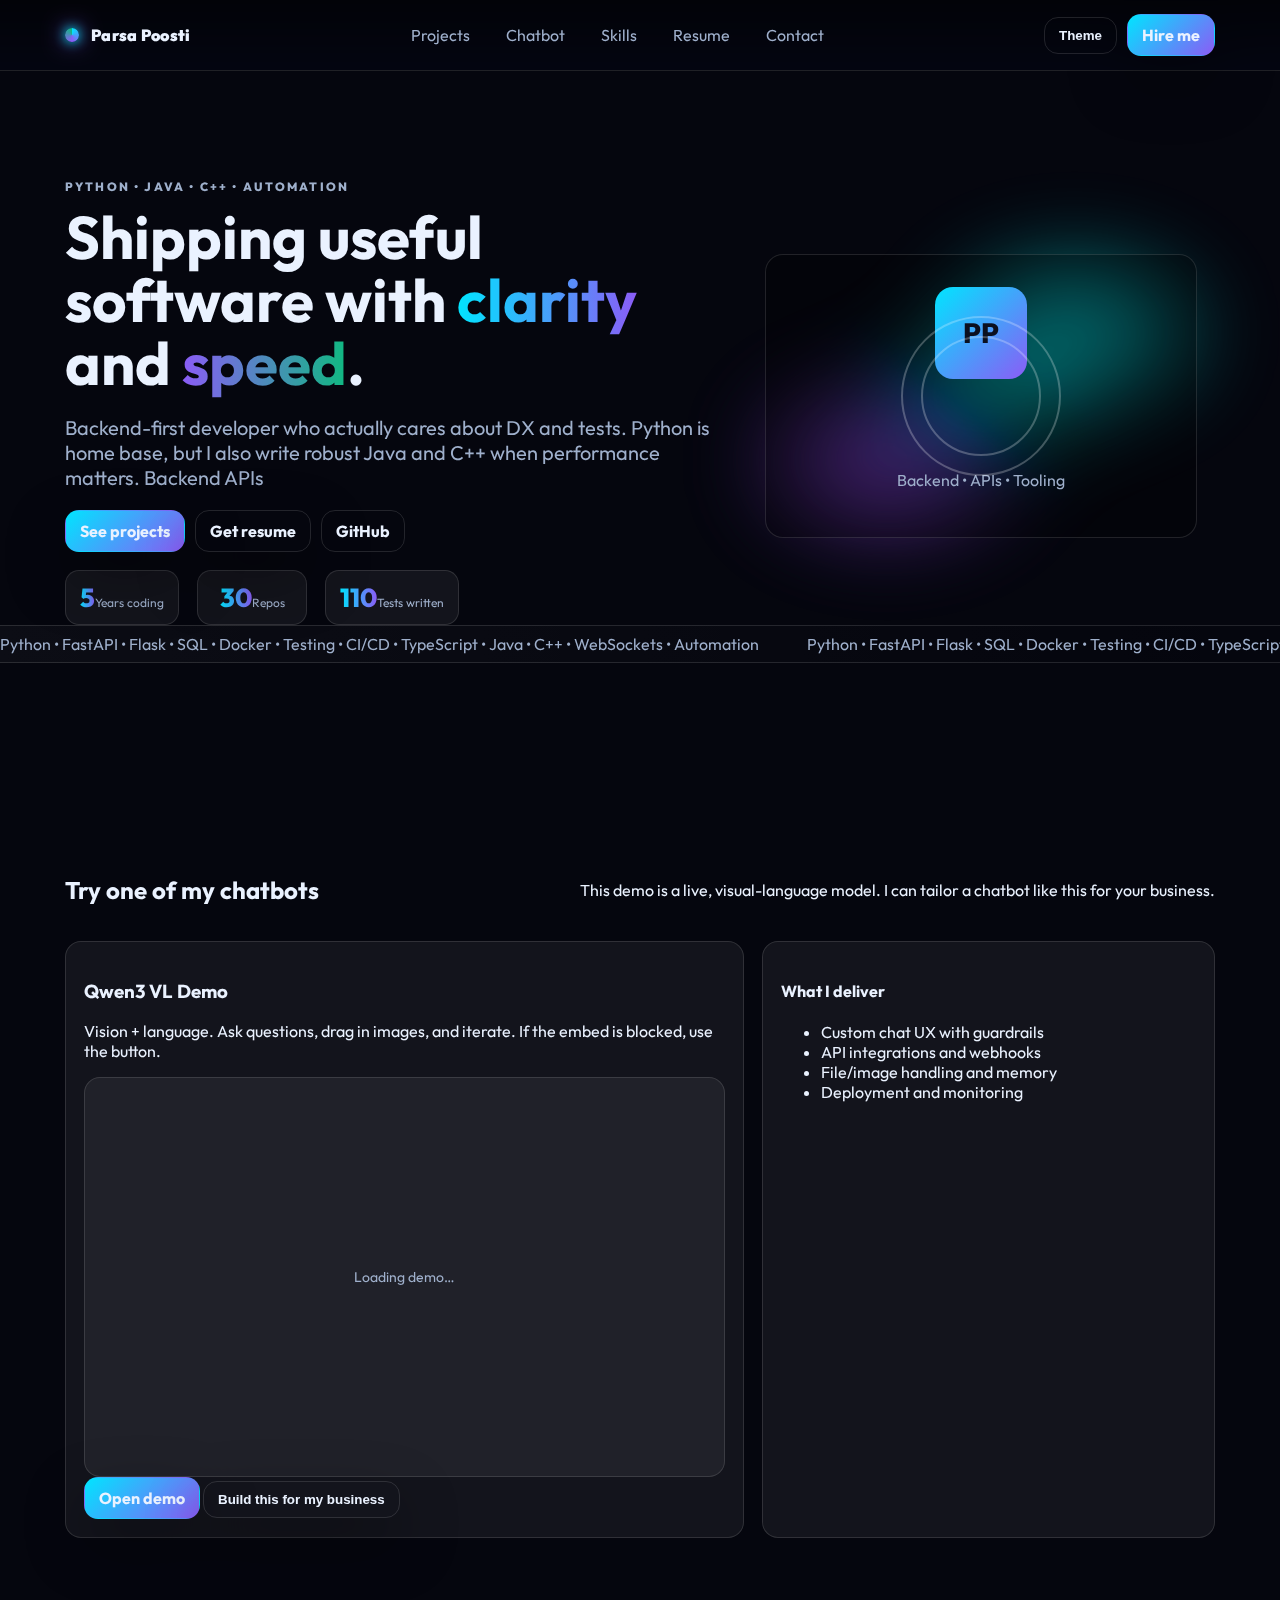
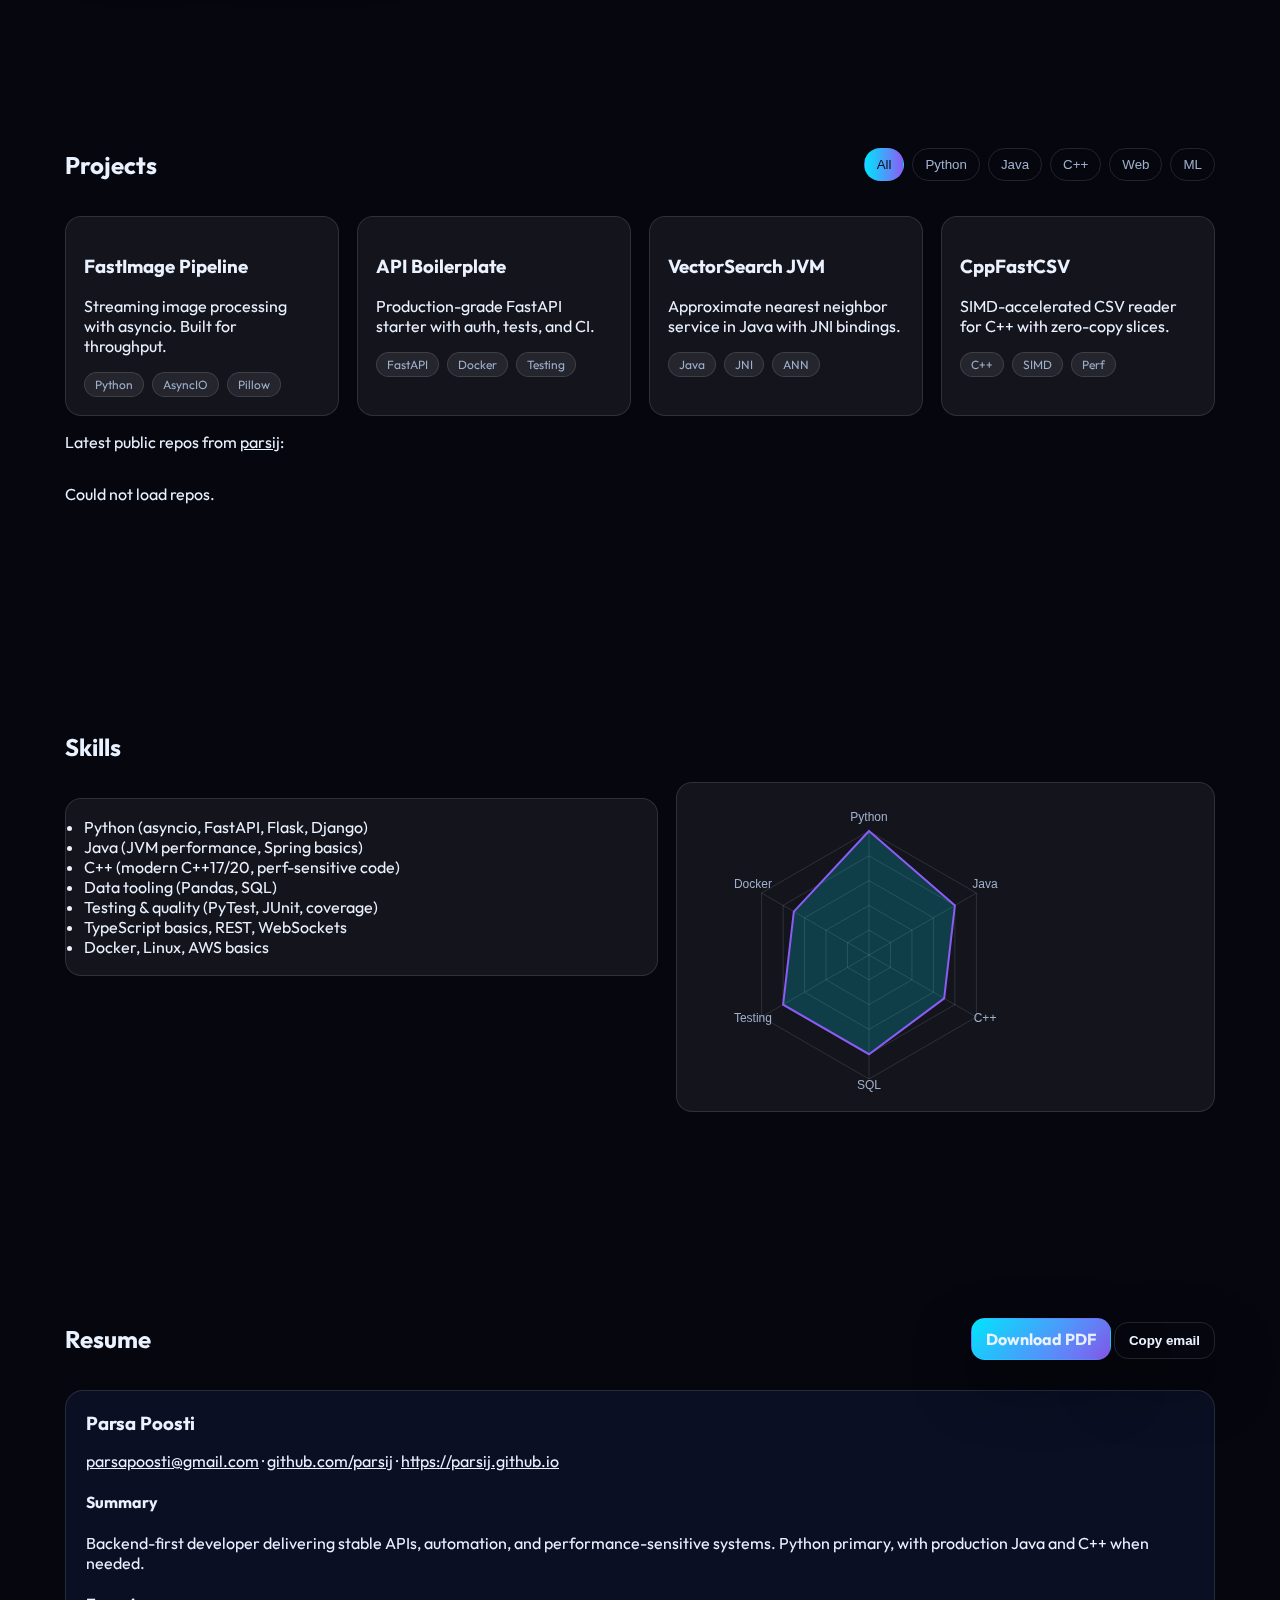
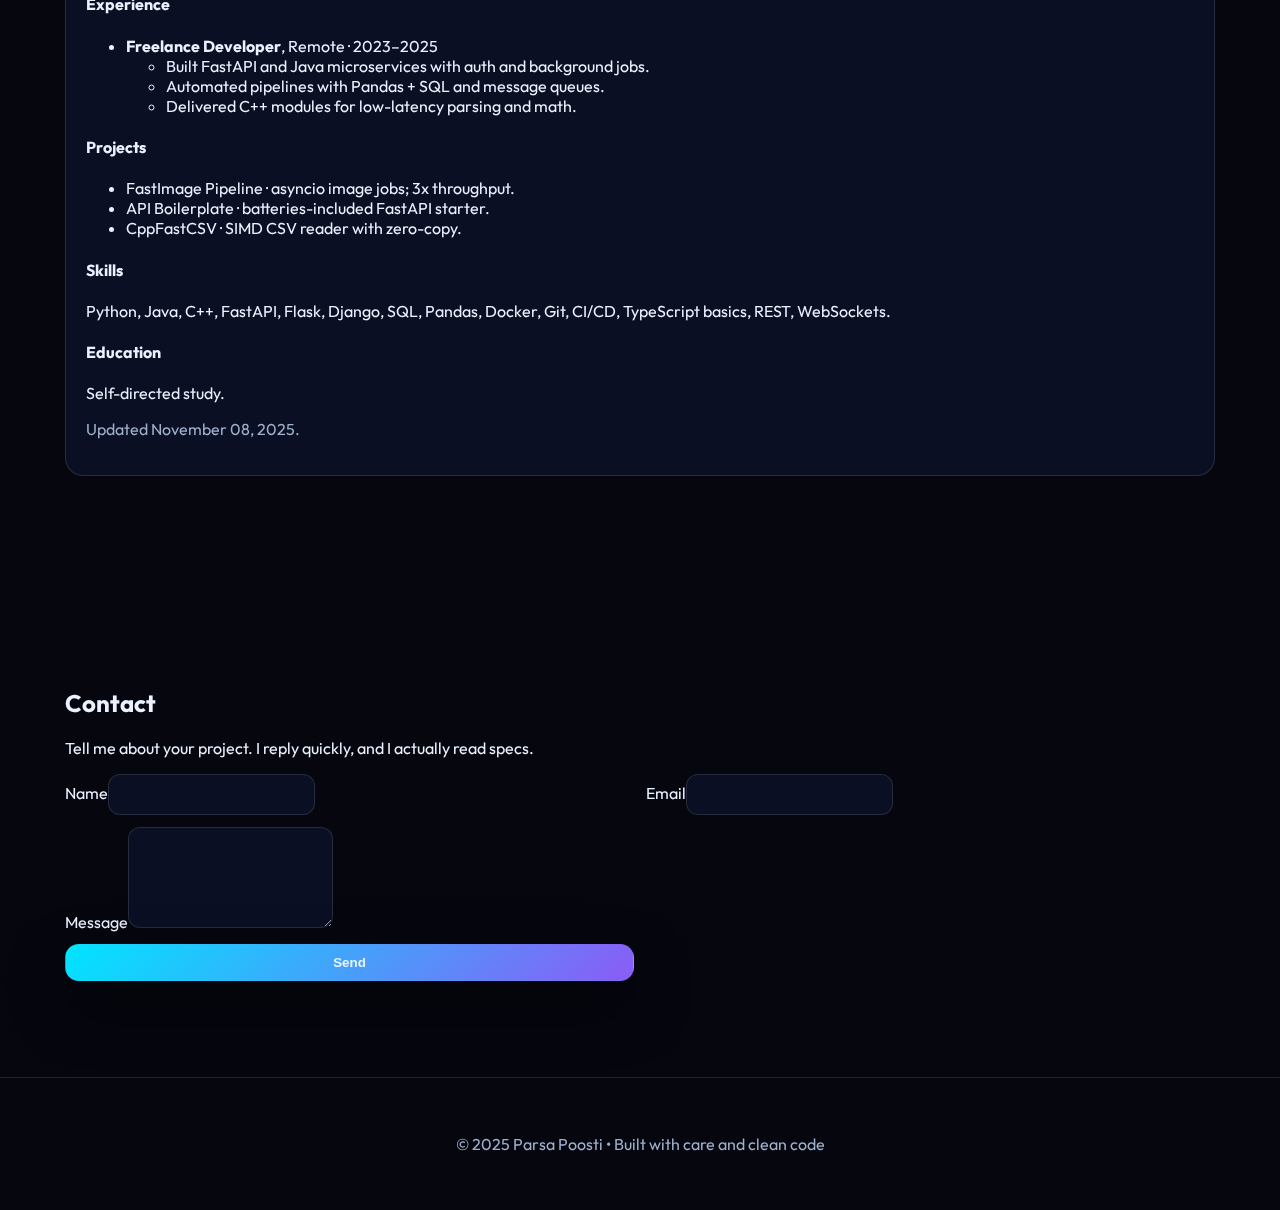
<file: index.html>
<!DOCTYPE html>
<html lang="en">
<head>
  <meta charset="utf-8"/>
  <meta name="viewport" content="width=device-width,initial-scale=1"/>
  <title>Parsa Poosti • Portfolio</title>
  <meta name="description" content="Parsa Poosti — Python, Java, C++, and full-stack development. Projects, skills, resume, and a live chatbot demo."/>
  <meta name="theme-color" content="#0ea5e9"/>
  <link rel="preconnect" href="https://fonts.googleapis.com"/>
  <link rel="preconnect" href="https://fonts.gstatic.com" crossorigin/>
  <link href="https://fonts.googleapis.com/css2?family=Outfit:wght@300;400;600;800&display=swap" rel="stylesheet">
  <link rel="stylesheet" href="styles.css"/>
  <script defer src="script.js"></script>
</head>
<body>
  <canvas id="bg" aria-hidden="true"></canvas>
  <div id="cursor-spotlight" aria-hidden="true"></div>

  <header class="topbar">
    <div class="wrap">
      <a class="logo tilt" href="#home" aria-label="Parsa Poosti home">
        <span class="orb"></span><strong>Parsa Poosti</strong>
      </a>
      <nav class="links" aria-label="Primary">
        <a href="#projects">Projects</a>
        <a href="#chatbot">Chatbot</a>
        <a href="#skills">Skills</a>
        <a href="#resume">Resume</a>
        <a href="#contact">Contact</a>
      </nav>
      <div class="actions">
        <button id="open-panel" class="btn ghost" aria-controls="panel" aria-expanded="false">Theme</button>
        <a class="btn primary magnetic" href="mailto:parsapoosti@gmail.com?subject=Let%E2%80%99s%20work%20together">Hire me</a>
      </div>
    </div>
  </header>

  <aside id="panel" class="panel" aria-hidden="true">
    <div class="panel-head">
      <h3>Customize</h3>
      <button id="close-panel" class="btn ghost" aria-label="Close">✕</button>
    </div>
    <div class="panel-body">
      <label class="row">
        <span>Theme</span>
        <select id="theme-select">
          <option value="neon">Neon</option>
          <option value="sunrise">Sunrise</option>
          <option value="forest">Forest</option>
          <option value="mono">Mono</option>
        </select>
      </label>
      <label class="row">
        <span>Accent</span><input type="color" id="accent" value="#0ea5e9"/>
      </label>
      <label class="row">
        <span>Mode</span>
        <select id="mode">
          <option value="dark">Dark</option>
          <option value="light">Light</option>
          <option value="auto">Auto</option>
        </select>
      </label>
      <label class="row">
        <span>Motion</span>
        <select id="motion">
          <option value="full">Full</option>
          <option value="reduced">Reduced</option>
        </select>
      </label>
      <button id="reset" class="btn outline">Reset</button>
    </div>
  </aside>

  <main id="home">
    <!-- HERO -->
    <section class="hero section">
      <div class="wrap hero-grid">
        <div class="hero-copy">
          <p class="kicker">Python • Java • C++ • Automation</p>
          <h1>Shipping useful software with <span class="grad">clarity</span> and <span class="grad-2">speed</span>.</h1>
          <p class="lead">Backend-first developer who actually cares about DX and tests. Python is home base, but I also write robust Java and C++ when performance matters. <span id="typed"></span></p>
          <div class="cta">
            <a class="btn primary magnetic ripple" href="#projects">See projects</a>
            <a class="btn outline ripple" href="#resume">Get resume</a>
            <a class="btn ghost ripple" href="https://github.com/parsij" target="_blank" rel="noopener">GitHub</a>
          </div>
          <div class="stats">
            <div class="stat"><span class="num" data-count="5">0</span><span class="label">Years coding</span></div>
            <div class="stat"><span class="num" data-count="30">0</span><span class="label">Repos</span></div>
            <div class="stat"><span class="num" data-count="120">0</span><span class="label">Tests written</span></div>
          </div>
        </div>
        <div class="hero-visual tilt">
          <div class="blob parallax" data-speed="1.3"></div>
          <div class="card3d parallax" data-speed="0.7">
            <div class="card3d-face">
              <span class="pulse"></span><span class="pulse"></span>
              <div class="avatar">PP</div>
              <p>Backend • APIs • Tooling</p>
            </div>
          </div>
        </div>
      </div>
      <div class="marquee" aria-hidden="true">
        <div class="track">
          <span>Python • FastAPI • Flask • SQL • Docker • Testing • CI/CD • TypeScript • Java • C++ • WebSockets • Automation</span>
          <span>Python • FastAPI • Flask • SQL • Docker • Testing • CI/CD • TypeScript • Java • C++ • WebSockets • Automation</span>
        </div>
      </div>
    </section>

    <!-- CHATBOT SHOWCASE -->
    <section id="chatbot" class="section chatbot-section">
      <div class="wrap">
        <div class="section-head">
          <h2>Try one of my chatbots</h2>
          <p class="muted">This demo is a live, visual-language model. I can tailor a chatbot like this for your business.</p>
        </div>
        <div class="chatbot-grid">
          <article class="card tilt">
            <h3>Qwen3 VL Demo</h3>
            <p>Vision + language. Ask questions, drag in images, and iterate. If the embed is blocked, use the button.</p>
            <div class="embed-wrap">
              <div class="embed-fallback" id="embed-fallback">Loading demo…</div>
              <iframe id="hf-embed" title="Qwen3 VL Demo" data-embed-src="https://huggingface.co/spaces/Qwen/Qwen3-VL-Demo?embed=1" sandbox="allow-scripts allow-same-origin allow-popups allow-forms" loading="lazy" referrerpolicy="no-referrer" allow="clipboard-write" aria-label="Hugging Face demo"></iframe>
            </div>
            <div class="actions-row">
              <a class="btn primary magnetic ripple" href="https://huggingface.co/spaces/Qwen/Qwen3-VL-Demo" target="_blank" rel="noopener">Open demo</a>
              <button id="cta-business" class="btn outline ripple">Build this for my business</button>
            </div>
          </article>
          <aside class="note card">
            <h4>What I deliver</h4>
            <ul>
              <li>Custom chat UX with guardrails</li>
              <li>API integrations and webhooks</li>
              <li>File/image handling and memory</li>
              <li>Deployment and monitoring</li>
            </ul>
          </aside>
        </div>
      </div>
    </section>

    <!-- PROJECTS -->
    <section id="projects" class="section">
      <div class="wrap">
        <div class="section-head">
          <h2>Projects</h2>
          <div class="filters">
            <button class="chip active" data-filter="all">All</button>
            <button class="chip" data-filter="python">Python</button>
            <button class="chip" data-filter="java">Java</button>
            <button class="chip" data-filter="cpp">C++</button>
            <button class="chip" data-filter="web">Web</button>
            <button class="chip" data-filter="ml">ML</button>
          </div>
        </div>
        <div id="project-grid" class="grid">
          <article class="card project tilt" data-tags="python ml">
            <h3>FastImage Pipeline</h3>
            <p>Streaming image processing with asyncio. Built for throughput.</p>
            <div class="tags"><span>Python</span><span>AsyncIO</span><span>Pillow</span></div>
          </article>
          <article class="card project tilt" data-tags="python web">
            <h3>API Boilerplate</h3>
            <p>Production-grade FastAPI starter with auth, tests, and CI.</p>
            <div class="tags"><span>FastAPI</span><span>Docker</span><span>Testing</span></div>
          </article>
          <article class="card project tilt" data-tags="java ml">
            <h3>VectorSearch JVM</h3>
            <p>Approximate nearest neighbor service in Java with JNI bindings.</p>
            <div class="tags"><span>Java</span><span>JNI</span><span>ANN</span></div>
          </article>
          <article class="card project tilt" data-tags="cpp perf">
            <h3>CppFastCSV</h3>
            <p>SIMD-accelerated CSV reader for C++ with zero-copy slices.</p>
            <div class="tags"><span>C++</span><span>SIMD</span><span>Perf</span></div>
          </article>
        </div>
        <p class="muted">Latest public repos from <a href="https://github.com/parsij" target="_blank" rel="noopener">parsij</a>:</p>
        <div id="repo-grid" class="grid repos"></div>
      </div>
    </section>

    <!-- SKILLS -->
    <section id="skills" class="section">
      <div class="wrap">
        <h2>Skills</h2>
        <div class="skill-grid">
          <div>
            <ul class="skill-list">
              <li>Python (asyncio, FastAPI, Flask, Django)</li>
              <li>Java (JVM performance, Spring basics)</li>
              <li>C++ (modern C++17/20, perf-sensitive code)</li>
              <li>Data tooling (Pandas, SQL)</li>
              <li>Testing & quality (PyTest, JUnit, coverage)</li>
              <li>TypeScript basics, REST, WebSockets</li>
              <li>Docker, Linux, AWS basics</li>
            </ul>
          </div>
          <div class="radar-wrap">
            <canvas id="radar" width="360" height="300" aria-label="Skill radar chart"></canvas>
          </div>
        </div>
      </div>
    </section>

    <!-- RESUME -->
    <section id="resume" class="section">
      <div class="wrap">
        <div class="section-head">
          <h2>Resume</h2>
          <div class="resume-actions">
            <a class="btn primary magnetic ripple" href="assets/resume.pdf" download="Parsa-Poosti-Resume.pdf">Download PDF</a>
            <button id="copy-email" class="btn outline ripple">Copy email</button>
          </div>
        </div>
        <article class="resume">
          <header class="resume-head">
            <h3>Parsa Poosti</h3>
            <p>
              <a href="mailto:parsapoosti@gmail.com">parsapoosti@gmail.com</a> ·
              <a href="https://github.com/parsij" target="_blank" rel="noopener">github.com/parsij</a> ·
              <a href="https://parsij.github.io" target="_blank" rel="noopener">https://parsij.github.io</a>
            </p>
          </header>
          <section>
            <h4>Summary</h4>
            <p>Backend-first developer delivering stable APIs, automation, and performance-sensitive systems. Python primary, with production Java and C++ when needed.</p>
          </section>
          <section>
            <h4>Experience</h4>
            <ul>
              <li><strong>Freelance Developer</strong>, Remote · 2023–2025
                <ul>
                  <li>Built FastAPI and Java microservices with auth and background jobs.</li>
                  <li>Automated pipelines with Pandas + SQL and message queues.</li>
                  <li>Delivered C++ modules for low-latency parsing and math.</li>
                </ul>
              </li>
            </ul>
          </section>
          <section>
            <h4>Projects</h4>
            <ul>
              <li>FastImage Pipeline · asyncio image jobs; 3x throughput.</li>
              <li>API Boilerplate · batteries-included FastAPI starter.</li>
              <li>CppFastCSV · SIMD CSV reader with zero-copy.</li>
            </ul>
          </section>
          <section>
            <h4>Skills</h4>
            <p>Python, Java, C++, FastAPI, Flask, Django, SQL, Pandas, Docker, Git, CI/CD, TypeScript basics, REST, WebSockets.</p>
          </section>
          <section>
            <h4>Education</h4>
            <p>Self-directed study.</p>
          </section>
          <p class="muted">Updated November 08, 2025.</p>
        </article>
      </div>
    </section>

    <!-- CONTACT -->
    <section id="contact" class="section">
      <div class="wrap">
        <h2>Contact</h2>
        <p>Tell me about your project. I reply quickly, and I actually read specs.</p>
        <form class="contact" action="mailto:parsapoosti@gmail.com" method="post" enctype="text/plain">
          <label><span>Name</span><input type="text" name="name" required/></label>
          <label><span>Email</span><input type="email" name="email" required/></label>
          <label class="full"><span>Message</span><textarea name="message" rows="5" required></textarea></label>
          <button class="btn primary magnetic ripple" type="submit">Send</button>
        </form>
      </div>
    </section>
  </main>

  <footer class="footer">
    <div class="wrap">
      <p>© 2025 Parsa Poosti • Built with care and clean code</p>
    </div>
  </footer>
</body>
</html>
</file>
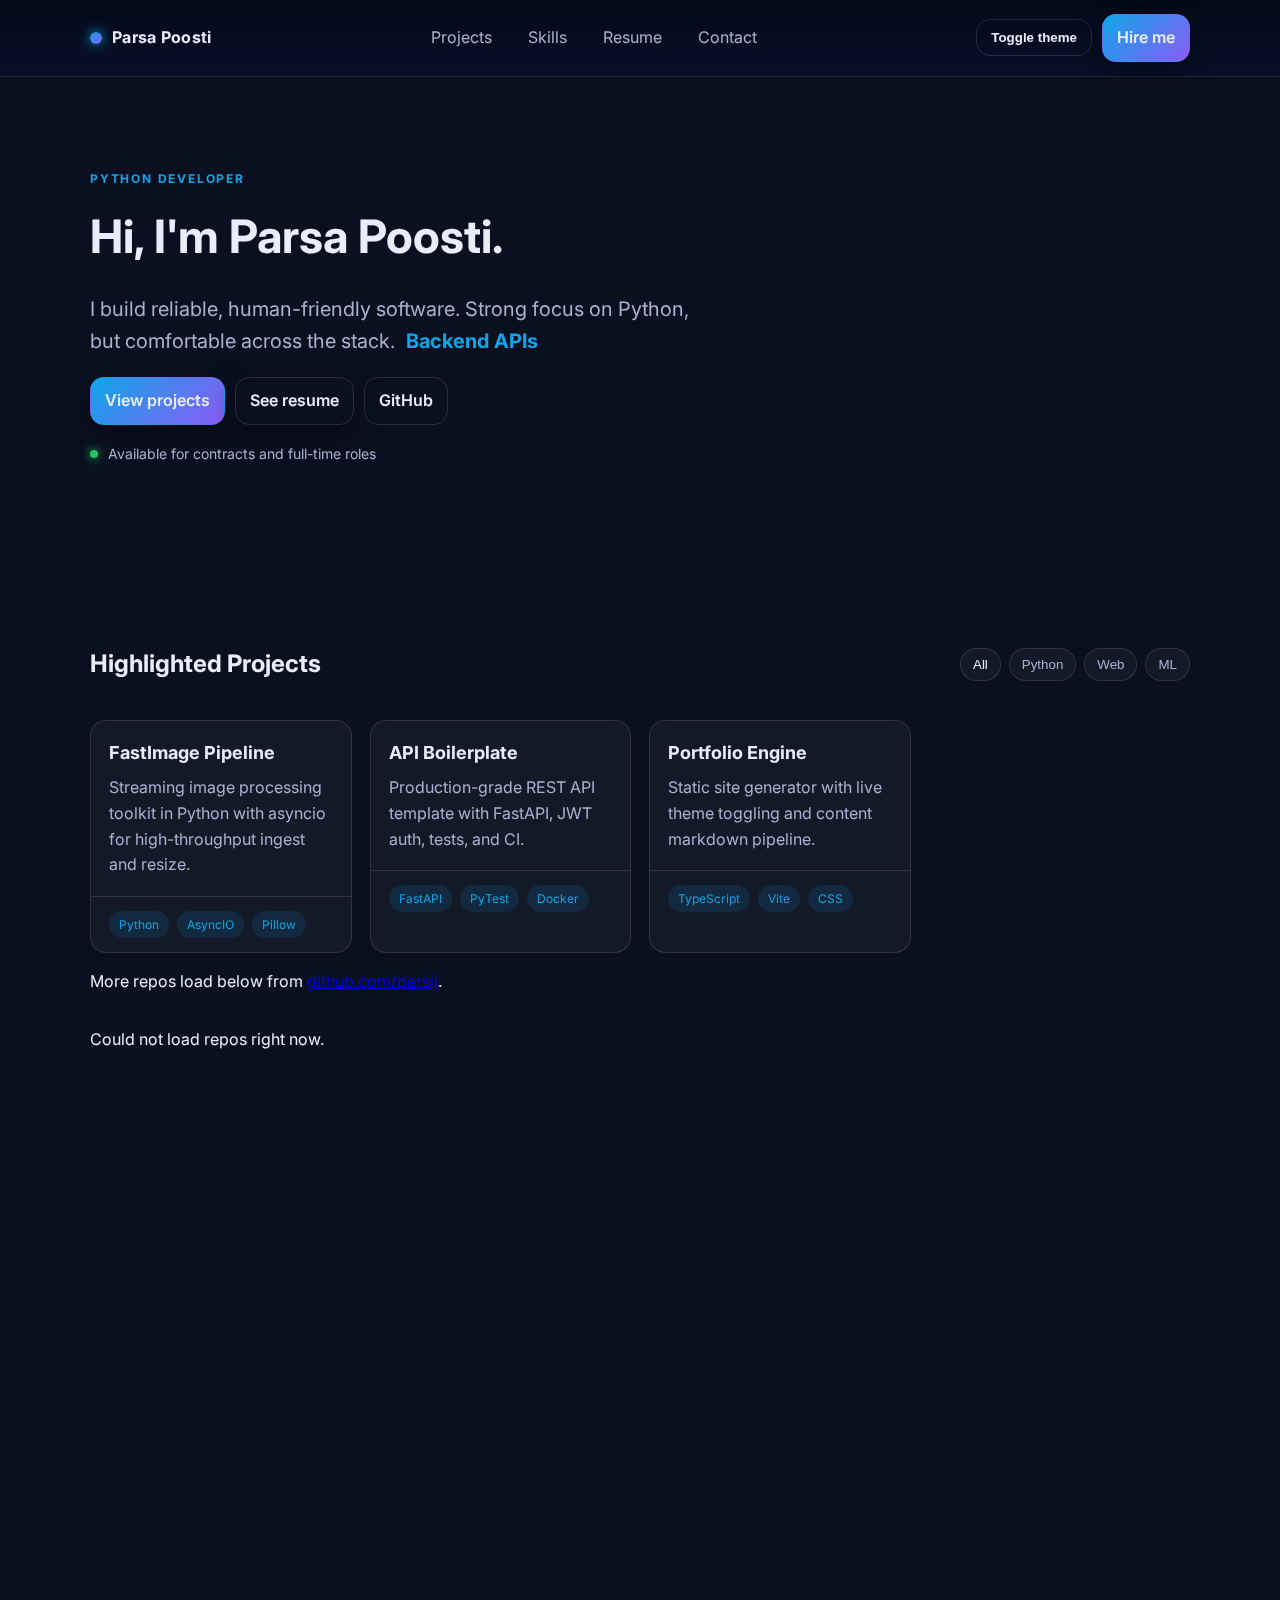
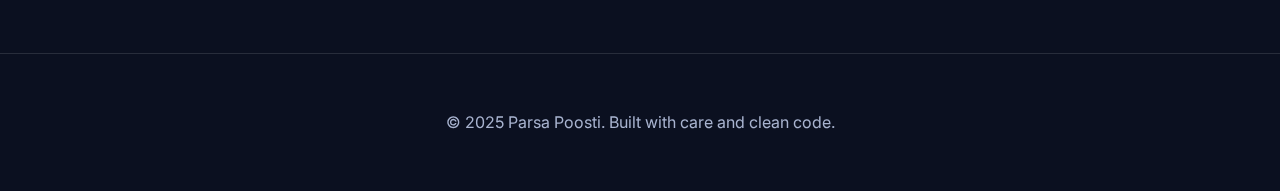
<file: parsij-portfolio/index.html>
<!DOCTYPE html>
<html lang="en">
<head>
  <meta charset="utf-8" />
  <meta name="viewport" content="width=device-width,initial-scale=1" />
  <title>Parsa Poosti • Portfolio</title>
  <meta name="description" content="Portfolio and resume for Parsa Poosti: Python developer building clean, pragmatic solutions." />
  <meta property="og:title" content="Parsa Poosti • Portfolio" />
  <meta property="og:description" content="Python-focused developer. Projects, skills, resume, and ways to hire me." />
  <meta property="og:type" content="website" />
  <meta property="og:url" content="https://parsij.github.io" />
  <meta name="theme-color" content="#0ea5e9" />
  <link rel="preconnect" href="https://fonts.googleapis.com" />
  <link rel="preconnect" href="https://fonts.gstatic.com" crossorigin />
  <link href="https://fonts.googleapis.com/css2?family=Inter:wght@300;400;600;700;800&display=swap" rel="stylesheet">
  <link rel="stylesheet" href="styles.css" />
  <script defer src="script.js"></script>
</head>
<body>
  <canvas id="bg-canvas" aria-hidden="true"></canvas>

  <header class="site-header">
    <div class="container nav">
      <a class="brand" href="#home" aria-label="Parsa Poosti home">
        <span class="brand-dot" aria-hidden="true"></span>
        <span class="brand-text">Parsa Poosti</span>
      </a>
      <nav class="nav-links" aria-label="Primary">
        <a href="#projects">Projects</a>
        <a href="#skills">Skills</a>
        <a href="#resume">Resume</a>
        <a href="#contact">Contact</a>
      </nav>
      <div class="nav-actions">
        <button id="theme-toggle" class="btn ghost" aria-pressed="false" aria-label="Toggle theme">Toggle theme</button>
        <a class="btn primary" href="mailto:parsapoosti@gmail.com?subject=Interested%20in%20hiring%20you">Hire me</a>
      </div>
    </div>
  </header>

  <main id="home" class="container">
    <section class="hero section">
      <div class="hero-content">
        <p class="eyebrow">Python Developer</p>
        <h1 class="title">Hi, I'm <span class="accent">Parsa Poosti</span>.</h1>
        <p class="subtitle">
          I build reliable, human-friendly software. Strong focus on Python, but comfortable across the stack.
          <span id="typed-roles" class="typed"></span>
        </p>
        <div class="hero-ctas">
          <a class="btn primary" href="#projects">View projects</a>
          <a class="btn outline" href="#resume">See resume</a>
          <a class="btn ghost" href="https://github.com/parsij" target="_blank" rel="noopener noreferrer">GitHub</a>
        </div>
        <div class="meta-line">
          <span class="dot"></span> Available for contracts and full-time roles
        </div>
      </div>
      <div class="hero-visual" role="img" aria-label="Animated background with floating particles"></div>
    </section>

    <section id="projects" class="section">
      <div class="section-head">
        <h2>Highlighted Projects</h2>
        <div class="filters">
          <button class="chip active" data-filter="all">All</button>
          <button class="chip" data-filter="python">Python</button>
          <button class="chip" data-filter="web">Web</button>
          <button class="chip" data-filter="ml">ML</button>
        </div>
      </div>
      <div id="project-grid" class="grid">
        <!-- Static cards as fallback; dynamic GitHub fetch will enhance/append -->
        <article class="card project" data-tags="python ml">
          <div class="card-body">
            <h3>FastImage Pipeline</h3>
            <p>Streaming image processing toolkit in Python with asyncio for high-throughput ingest and resize.</p>
          </div>
          <footer class="card-foot">
            <span class="tag">Python</span><span class="tag">AsyncIO</span><span class="tag">Pillow</span>
          </footer>
        </article>
        <article class="card project" data-tags="python web">
          <div class="card-body">
            <h3>API Boilerplate</h3>
            <p>Production-grade REST API template with FastAPI, JWT auth, tests, and CI.</p>
          </div>
          <footer class="card-foot">
            <span class="tag">FastAPI</span><span class="tag">PyTest</span><span class="tag">Docker</span>
          </footer>
        </article>
        <article class="card project" data-tags="web">
          <div class="card-body">
            <h3>Portfolio Engine</h3>
            <p>Static site generator with live theme toggling and content markdown pipeline.</p>
          </div>
          <footer class="card-foot">
            <span class="tag">TypeScript</span><span class="tag">Vite</span><span class="tag">CSS</span>
          </footer>
        </article>
      </div>
      <p class="muted">More repos load below from <a href="https://github.com/parsij" target="_blank" rel="noopener">github.com/parsij</a>.</p>
      <div id="repo-grid" class="grid repos"></div>
    </section>

    <section id="skills" class="section">
      <h2>Skills</h2>
      <div class="skill-grid">
        <div class="skill-col">
          <h3>Core</h3>
          <ul>
            <li>Python (asyncio, FastAPI, Flask, Django)</li>
            <li>Data tooling (Pandas, Polars, SQL)</li>
            <li>Testing & quality (PyTest, coverage)</li>
            <li>Automation & scripting</li>
          </ul>
        </div>
        <div class="skill-col">
          <h3>Web</h3>
          <ul>
            <li>TypeScript, Node.js</li>
            <li>React basics</li>
            <li>REST and WebSockets</li>
            <li>Auth, security, CI/CD</li>
          </ul>
        </div>
        <div class="skill-col">
          <h3>Infra</h3>
          <ul>
            <li>Docker, Compose</li>
            <li>AWS basics</li>
            <li>Linux & shell</li>
            <li>PostgreSQL, Redis</li>
          </ul>
        </div>
      </div>
    </section>

    <section id="resume" class="section">
      <div class="section-head">
        <h2>Resume</h2>
        <div class="resume-actions">
          <a class="btn primary" href="assets/resume.pdf" download="Parsa-Poosti-Resume.pdf">Download PDF</a>
          <button id="copy-email" class="btn outline" aria-label="Copy my email">Copy email</button>
        </div>
      </div>

      <article class="resume">
        <header class="resume-head">
          <h3>Parsa Poosti</h3>
          <p>
            <a href="mailto:parsapoosti@gmail.com">parsapoosti@gmail.com</a> •
            <a href="https://github.com/parsij" target="_blank" rel="noopener">github.com/parsij</a> •
            <a href="https://parsij.github.io" target="_blank" rel="noopener">https://parsij.github.io</a>
          </p>
        </header>

        <section class="resume-section">
          <h4>Summary</h4>
          <p>Python-focused developer building pragmatic tools and APIs. I ship clean code, write tests, and keep things maintainable. Open to roles where shipping and ownership matter.</p>
        </section>

        <section class="resume-section">
          <h4>Experience</h4>
          <ul class="timeline">
            <li>
              <div class="tl-title">Freelance Developer</div>
              <div class="tl-meta">Remote • 2023–2025</div>
              <div class="tl-body">
                <ul>
                  <li>Built FastAPI services with JWT, rate limiting, and background tasks.</li>
                  <li>Automated data pipelines with Pandas and SQL, cutting manual ops by 60%.</li>
                  <li>Shipped CLI tools for batch image processing and PDFs.</li>
                </ul>
              </div>
            </li>
          </ul>
        </section>

        <section class="resume-section">
          <h4>Selected Projects</h4>
          <ul>
            <li><strong>FastImage Pipeline</strong> — asyncio image jobs; 3x throughput over baseline.</li>
            <li><strong>API Boilerplate</strong> — production-ready FastAPI starter with tests and CI.</li>
            <li><strong>Portfolio Engine</strong> — minimal CMS for static sites with live theming.</li>
          </ul>
        </section>

        <section class="resume-section">
          <h4>Skills</h4>
          <p>Python, FastAPI, Flask, Django, SQL, Pandas, Docker, Git, CI/CD, TypeScript basics, REST, WebSockets.</p>
        </section>

        <section class="resume-section">
          <h4>Education</h4>
          <p>Self-directed study focused on Python, backend systems, and software craftsmanship.</p>
        </section>
      </article>
      <p class="muted">Last updated November 08, 2025.</p>
    </section>

    <section id="contact" class="section">
      <h2>Contact</h2>
      <p>Want to collaborate or hire me? Send an email or drop a message with your project details.</p>
      <form class="contact-form" action="mailto:parsapoosti@gmail.com" method="post" enctype="text/plain">
        <label>
          <span>Name</span>
          <input type="text" name="name" required />
        </label>
        <label>
          <span>Email</span>
          <input type="email" name="email" required />
        </label>
        <label>
          <span>Message</span>
          <textarea name="message" rows="5" required></textarea>
        </label>
        <button class="btn primary" type="submit">Send</button>
      </form>
    </section>
  </main>

  <footer class="site-footer">
    <div class="container">
      <p>© 2025 Parsa Poosti. Built with care and clean code.</p>
    </div>
  </footer>
</body>
</html>
</file>
<file: styles.css>
:root {
  --bg: #05060e;
  --bg-2: #0a0f23;
  --text: #eaf2ff;
  --muted: #9fb0cc;
  --card: rgba(255,255,255,0.06);
  --line: rgba(255,255,255,0.12);
  --shadow: 0 24px 60px rgba(0,0,0,0.35);
  --accent: #0ea5e9;

  --grad-1: #00e5ff;
  --grad-2: #8b5cf6;
  --grad-3: #10b981;
}

/* Themes */
:root[data-theme="neon"] { --grad-1:#00e5ff; --grad-2:#8b5cf6; --grad-3:#10b981; }
:root[data-theme="sunrise"] { --grad-1:#ff8a00; --grad-2:#ff3d81; --grad-3:#ffd166; }
:root[data-theme="forest"] { --grad-1:#34d399; --grad-2:#16a34a; --grad-3:#2dd4bf; }
:root[data-theme="mono"] { --grad-1:#6b7280; --grad-2:#111827; --grad-3:#9ca3af; }

:root.light {
  --bg: #f7fbff;
  --bg-2: #ffffff;
  --text: #0b1020;
  --muted: #52627a;
  --card: rgba(0,0,0,0.06);
  --line: rgba(0,0,0,0.12);
  --shadow: 0 20px 60px rgba(0,0,0,0.08);
}

* { box-sizing: border-box; }
html, body { margin: 0; padding: 0; font-family: "Outfit", system-ui, -apple-system, Segoe UI, Roboto, Arial, sans-serif; color: var(--text); background: var(--bg); }
a { color: var(--text); }

.wrap { width: min(1150px, 92vw); margin: 0 auto; }
.section { padding: 96px 0; position: relative; }

#bg { position: fixed; inset: 0; z-index: -1; filter: saturate(130%); opacity: 0.9; pointer-events: none; background: var(--bg); }

/* Spotlight cursor */
#cursor-spotlight {
  position: fixed; inset: 0; pointer-events: none; z-index: 0;
  background: radial-gradient(260px 160px at var(--mx, -10%) var(--my, -10%), rgba(255,255,255,0.08), transparent 60%);
}

/* Topbar */
.topbar { position: sticky; top:0; z-index: 20; border-bottom: 1px solid var(--line); background: linear-gradient(to bottom, rgba(0,0,0,0.5), transparent); backdrop-filter: blur(10px) saturate(140%); }
.topbar .wrap { display:flex; align-items:center; justify-content: space-between; padding: 14px 0; }
.logo { display:flex; align-items:center; gap:12px; text-decoration:none; font-weight:800; letter-spacing:.3px; }
.orb { width:14px; height:14px; border-radius:999px; background: conic-gradient(from 0deg, var(--grad-1), var(--grad-2), var(--grad-3)); box-shadow: 0 0 12px var(--grad-1), 0 0 22px var(--grad-2); }
.links { display:flex; gap:16px; }
.links a { color: var(--muted); text-decoration:none; padding:8px 10px; border-radius:12px; }
.links a:hover { background: var(--card); color: var(--text); }
.actions { display:flex; gap:10px; align-items:center; }

.btn { position: relative; overflow: hidden; display:inline-flex; align-items:center; justify-content:center; gap:8px; padding:10px 14px; border-radius:14px; border:1px solid var(--line); background: var(--bg-2); color: var(--text); text-decoration:none; cursor:pointer; box-shadow: var(--shadow); font-weight: 700; transition: transform .14s ease, background .2s ease; }
.btn:hover { transform: translateY(-1.5px); }
.btn.primary { background: linear-gradient(135deg, var(--grad-1), var(--grad-2)); border-color: transparent; }
.btn.outline { background: transparent; }
.btn.ghost { background: transparent; box-shadow:none; }
.ripple-circle { position:absolute; width:12px; height:12px; border-radius:999px; background: rgba(255,255,255,0.4); transform: translate(-50%,-50%); animation: ripple .6s ease-out forwards; }
@keyframes ripple { from{ opacity: .7; transform: translate(-50%,-50%) scale(0.3)} to{ opacity: 0; transform: translate(-50%,-50%) scale(8)} }

/* Panel */
.panel { position: fixed; right: 18px; top: 70px; width: 320px; max-width: calc(100vw - 28px); background: var(--bg-2); border:1px solid var(--line); border-radius: 16px; box-shadow: var(--shadow); padding: 14px; transform: translateY(-12px) scale(0.96); opacity: 0; pointer-events: none; transition:.2s ease; z-index: 21; }
.panel.open { transform: translateY(0) scale(1); opacity: 1; pointer-events: auto; }
.panel-head { display:flex; align-items:center; justify-content: space-between; margin-bottom: 8px; }
.panel-body .row { display:flex; align-items:center; justify-content: space-between; gap:12px; padding: 8px 0; border-top:1px dashed var(--line); }
.panel-body .row:first-child { border-top: 0; }

/* Hero */
.hero-grid { display:grid; grid-template-columns: 1.4fr 1fr; gap: 28px; align-items: center; }
.kicker { color: var(--muted); letter-spacing:.18em; text-transform: uppercase; font-size: 12px; font-weight: 800; }
h1 { font-size: clamp(34px, 5vw, 60px); margin: 10px 0; line-height: 1.05; }
.grad { background: linear-gradient(90deg, var(--grad-1), var(--grad-2)); -webkit-background-clip: text; background-clip: text; color: transparent; }
.grad-2 { background: linear-gradient(90deg, var(--grad-2), var(--grad-3)); -webkit-background-clip: text; background-clip: text; color: transparent; }
.lead { color: var(--muted); font-size: clamp(16px, 2.2vw, 20px); }
.cta { display:flex; gap:10px; margin: 18px 0; flex-wrap: wrap; }

.stats { display:flex; gap: 18px; margin-top: 12px; }
.stat { background: var(--card); border:1px solid var(--line); border-radius: 14px; padding: 10px 14px; min-width: 110px; text-align:center; }
.stat .num { font-size: 26px; font-weight: 800; background: linear-gradient(90deg, var(--grad-1), var(--grad-2)); -webkit-background-clip: text; background-clip: text; color: transparent; }
.stat .label { color: var(--muted); font-size: 12px; }

.hero-visual { position: relative; min-height: 320px; }
.blob { position:absolute; inset: 0; filter: blur(42px) saturate(180%); opacity: 0.7; background:
  radial-gradient(260px 160px at 70% 30%, var(--grad-1), transparent 60%),
  radial-gradient(260px 160px at 30% 70%, var(--grad-2), transparent 60%),
  radial-gradient(220px 120px at 50% 50%, var(--grad-3), transparent 60%);
  border-radius: 28px; }
.card3d { position: absolute; inset: 18px; display:grid; place-items: center; perspective: 900px; }
.card3d-face { width: 100%; height: 100%; background: rgba(0,0,0,0.25); border:1px solid var(--line); border-radius: 18px; backdrop-filter: blur(12px) saturate(140%); display:grid; place-items:center; gap:12px; transform-style: preserve-3d; }
.card3d-face p { color: var(--muted); }
.avatar { width: 92px; height: 92px; border-radius: 18px; background: linear-gradient(135deg, var(--grad-1), var(--grad-2)); display:grid; place-items: center; font-weight: 800; font-size: 28px; color: #0b1020; }
.pulse { position:absolute; width: 120px; height: 120px; border-radius: 999px; border: 2px solid rgba(255,255,255,0.25); animation: pulse 3s ease infinite; }
.pulse:nth-child(2) { width: 160px; height: 160px; animation-delay: .9s; }
@keyframes pulse { 0%{ transform: scale(0.6); opacity: .8 } 70%{ opacity: 0 } 100%{ transform: scale(1.3); opacity: 0 } }

.marquee { overflow: hidden; border-top: 1px solid var(--line); border-bottom: 1px solid var(--line); background: linear-gradient(90deg, rgba(255,255,255,0.03), transparent); }
.track { display:flex; gap: 48px; white-space: nowrap; animation: scroll 26s linear infinite; padding: 8px 0; color: var(--muted); }
@keyframes scroll { from { transform: translateX(0) } to { transform: translateX(-50%) } }

/* Chatbot section */
.chatbot-section .chatbot-grid { display:grid; grid-template-columns: 1.2fr 0.8fr; gap:18px; }
.embed-wrap { position: relative; width: 100%; padding-top: 62%; border-radius: 16px; overflow: hidden; border: 1px solid var(--line); background: var(--card); }
#hf-embed { position:absolute; inset:0; width:100%; height:100%; border:0; display:block; }
.embed-fallback { position:absolute; inset:0; display:grid; place-items:center; color: var(--muted); font-size:14px; }

.note.card { background: var(--card); border:1px solid var(--line); border-radius: 16px; padding: 18px; }

/* Cards & grid */
.grid { display:grid; grid-template-columns: repeat(auto-fill, minmax(260px, 1fr)); gap: 18px; }
.card { background: var(--card); border:1px solid var(--line); border-radius: 16px; padding: 18px; transition: transform .18s ease, box-shadow .18s ease; }
.card:hover { transform: translateY(-3px); box-shadow: 0 24px 40px rgba(0,0,0,0.2); }
.card .tags { display:flex; gap:8px; flex-wrap: wrap; margin-top: 10px; }
.card .tags span { background: rgba(255,255,255,0.08); border:1px solid var(--line); padding: 4px 10px; border-radius: 999px; font-size: 12px; color: var(--muted); }

.section-head { display:flex; align-items:center; justify-content: space-between; gap: 16px; margin-bottom: 16px; }
.filters { display:flex; gap:8px; flex-wrap: wrap; }
.chip { padding: 8px 12px; border-radius: 999px; background: transparent; border:1px solid var(--line); color: var(--muted); cursor:pointer; }
.chip.active, .chip:hover { background: linear-gradient(90deg, var(--grad-1), var(--grad-2)); color: #0b1020; border-color: transparent; }

/* Skills */
.skill-grid { display:grid; grid-template-columns: 1.1fr 1fr; gap: 18px; }
.skill-list { background: var(--card); border:1px solid var(--line); border-radius: 16px; padding: 18px; }
.radar-wrap { background: var(--card); border:1px solid var(--line); border-radius: 16px; padding: 12px; }

/* Resume */
.resume { background: var(--bg-2); border:1px solid var(--line); border-radius: 18px; padding: 20px; }
.resume-head h3 { margin: 0; }
.resume .muted { color: var(--muted); }

/* Contact */
.contact { display:grid; grid-template-columns: 1fr 1fr; gap: 12px; }
.contact .full { grid-column: 1 / -1; }
.contact input, .contact textarea {
  padding: 12px 14px; border-radius: 12px; border:1px solid var(--line); background: var(--bg-2); color: var(--text);
}

/* Footer */
.footer { border-top: 1px solid var(--line); color: var(--muted); text-align: center; padding: 40px 0; }

/* Tilt & magnetic */
.tilt { transform-style: preserve-3d; will-change: transform; }
.magnetic { position: relative; }

/* Small screens */
@media (max-width: 980px){
  .hero-grid { grid-template-columns: 1fr; }
  .chatbot-section .chatbot-grid { grid-template-columns: 1fr; }
}
</file>
<file: parsij-portfolio/styles.css>
:root {
  --bg: #0b1020;
  --bg-elev: #111833;
  --text: #e8edf9;
  --muted: #a8b3cf;
  --accent: #0ea5e9;
  --accent-2: #8b5cf6;
  --card: rgba(255,255,255,0.04);
  --border: rgba(255,255,255,0.12);
  --shadow: 0 10px 30px rgba(0,0,0,0.35);
}

:root.light {
  --bg: #f7fbff;
  --bg-elev: #ffffff;
  --text: #0b1020;
  --muted: #475569;
  --accent: #0ea5e9;
  --accent-2: #7c3aed;
  --card: rgba(0,0,0,0.04);
  --border: rgba(0,0,0,0.12);
  --shadow: 0 10px 30px rgba(0,0,0,0.08);
}

* { box-sizing: border-box; }

html, body {
  margin: 0;
  padding: 0;
  background: radial-gradient(1000px 500px at 10% -10%, rgba(14,165,233,0.25), transparent 60%),
              radial-gradient(800px 500px at 90% -20%, rgba(139,92,246,0.2), transparent 60%),
              var(--bg);
  color: var(--text);
  font-family: 'Inter', system-ui, -apple-system, Segoe UI, Roboto, Arial, sans-serif;
  line-height: 1.6;
}

.container {
  width: min(1100px, 92vw);
  margin: 0 auto;
}

.site-header {
  position: sticky;
  top: 0;
  z-index: 20;
  backdrop-filter: saturate(150%) blur(8px);
  background: linear-gradient(to bottom, rgba(0,0,0,0.4), transparent);
  border-bottom: 1px solid var(--border);
}

.nav {
  display: flex; align-items: center; justify-content: space-between;
  padding: 14px 0;
}

.brand { display:flex; align-items:center; gap:10px; text-decoration:none; color:var(--text); font-weight:700; }
.brand-dot { width:12px; height:12px; border-radius:999px; background: linear-gradient(135deg,var(--accent),var(--accent-2)); box-shadow:0 0 12px var(--accent); }
.brand-text { letter-spacing: 0.3px; }

.nav-links { display:flex; gap:16px; }
.nav-links a { color:var(--muted); text-decoration:none; padding:8px 10px; border-radius:12px; }
.nav-links a:hover { background: var(--card); color: var(--text); }

.nav-actions { display:flex; gap:10px; align-items:center; }

.btn {
  display:inline-flex; align-items:center; justify-content:center;
  gap:8px; padding:10px 14px; border-radius:14px; border:1px solid var(--border);
  background: var(--bg-elev); color: var(--text); text-decoration:none; cursor:pointer; box-shadow: var(--shadow);
  transition: transform .12s ease, background .2s ease, color .2s ease;
  font-weight: 600;
}
.btn:hover { transform: translateY(-1px); }
.btn.primary { background: linear-gradient(135deg, var(--accent), var(--accent-2)); border-color: transparent; }
.btn.outline { background: transparent; }
.btn.ghost { background: transparent; box-shadow:none; }

.section { padding: 80px 0; }
.eyebrow { color: var(--accent); font-weight: 700; letter-spacing: .15em; text-transform: uppercase; font-size: 12px; }
.title { font-size: clamp(28px, 4vw, 46px); margin: 6px 0 10px; }
.subtitle { color: var(--muted); font-size: clamp(16px, 2vw, 20px); max-width: 760px; }

.hero { display:grid; grid-template-columns: 1.4fr 1fr; gap: 28px; align-items: center; }
.hero-ctas { display:flex; gap: 10px; margin: 18px 0; flex-wrap: wrap;}
.meta-line { color: var(--muted); font-size: 14px; display:flex; align-items:center; gap:10px; }
.meta-line .dot { width:8px; height:8px; border-radius:999px; background: #22c55e; box-shadow: 0 0 10px #22c55e; }

.section-head { display:flex; align-items:center; justify-content: space-between; gap: 16px; margin-bottom: 16px;}
.filters { display:flex; gap:8px; flex-wrap: wrap;}
.chip { padding:8px 12px; border-radius:999px; background: var(--card); border:1px solid var(--border); color: var(--muted); cursor:pointer; }
.chip.active, .chip:hover { color: var(--text); }

.grid { display:grid; grid-template-columns: repeat(auto-fill, minmax(260px, 1fr)); gap:18px; }
.card { background: var(--card); border:1px solid var(--border); border-radius:16px; overflow:hidden; backdrop-filter: blur(6px); }
.card-body { padding:18px; }
.card-body h3 { margin: 0 0 8px; font-size: 18px; }
.card-body p { margin: 0; color: var(--muted); }
.card-foot { padding: 14px 18px; display:flex; gap:8px; border-top:1px solid var(--border); flex-wrap: wrap;}
.tag { background: rgba(14,165,233,0.12); color: var(--accent); padding:4px 10px; border-radius:999px; font-size: 12px; }

.skill-grid { display:grid; grid-template-columns: repeat(auto-fit, minmax(240px, 1fr)); gap: 18px; }
.skill-col { background: var(--card); border:1px solid var(--border); border-radius:16px; padding: 18px; }

.resume { background: var(--bg-elev); border:1px solid var(--border); border-radius:18px; padding: 20px; }
.resume-head h3 { margin: 0; }
.resume-head p a { color: var(--accent); }
.resume-section { margin-top: 16px; }
.timeline { list-style:none; padding:0; margin:0; }
.timeline li { border-left: 2px solid var(--border); padding-left: 12px; margin: 10px 0; }
.tl-title { font-weight: 700; }
.tl-meta { color: var(--muted); font-size: 14px; }

.contact-form { display:grid; grid-template-columns: 1fr 1fr; gap:12px; }
.contact-form label { display:flex; flex-direction:column; gap:8px; }
.contact-form textarea { grid-column: 1 / -1; }
input, textarea {
  padding: 12px 14px; border-radius: 12px; border:1px solid var(--border); background: var(--bg-elev); color: var(--text);
}

.site-footer { border-top: 1px solid var(--border); padding: 40px 0; color: var(--muted); text-align:center; }

#bg-canvas {
  position: fixed; inset: 0; z-index: -1; pointer-events: none; opacity: 0.9;
}

.typed { white-space: nowrap; font-weight:700; color: var(--accent); margin-left: 6px; }

/* small screens */
@media (max-width: 860px){
  .hero { grid-template-columns: 1fr; }
  .contact-form { grid-template-columns: 1fr; }
  .nav-links { display:none; }
}
</file>
